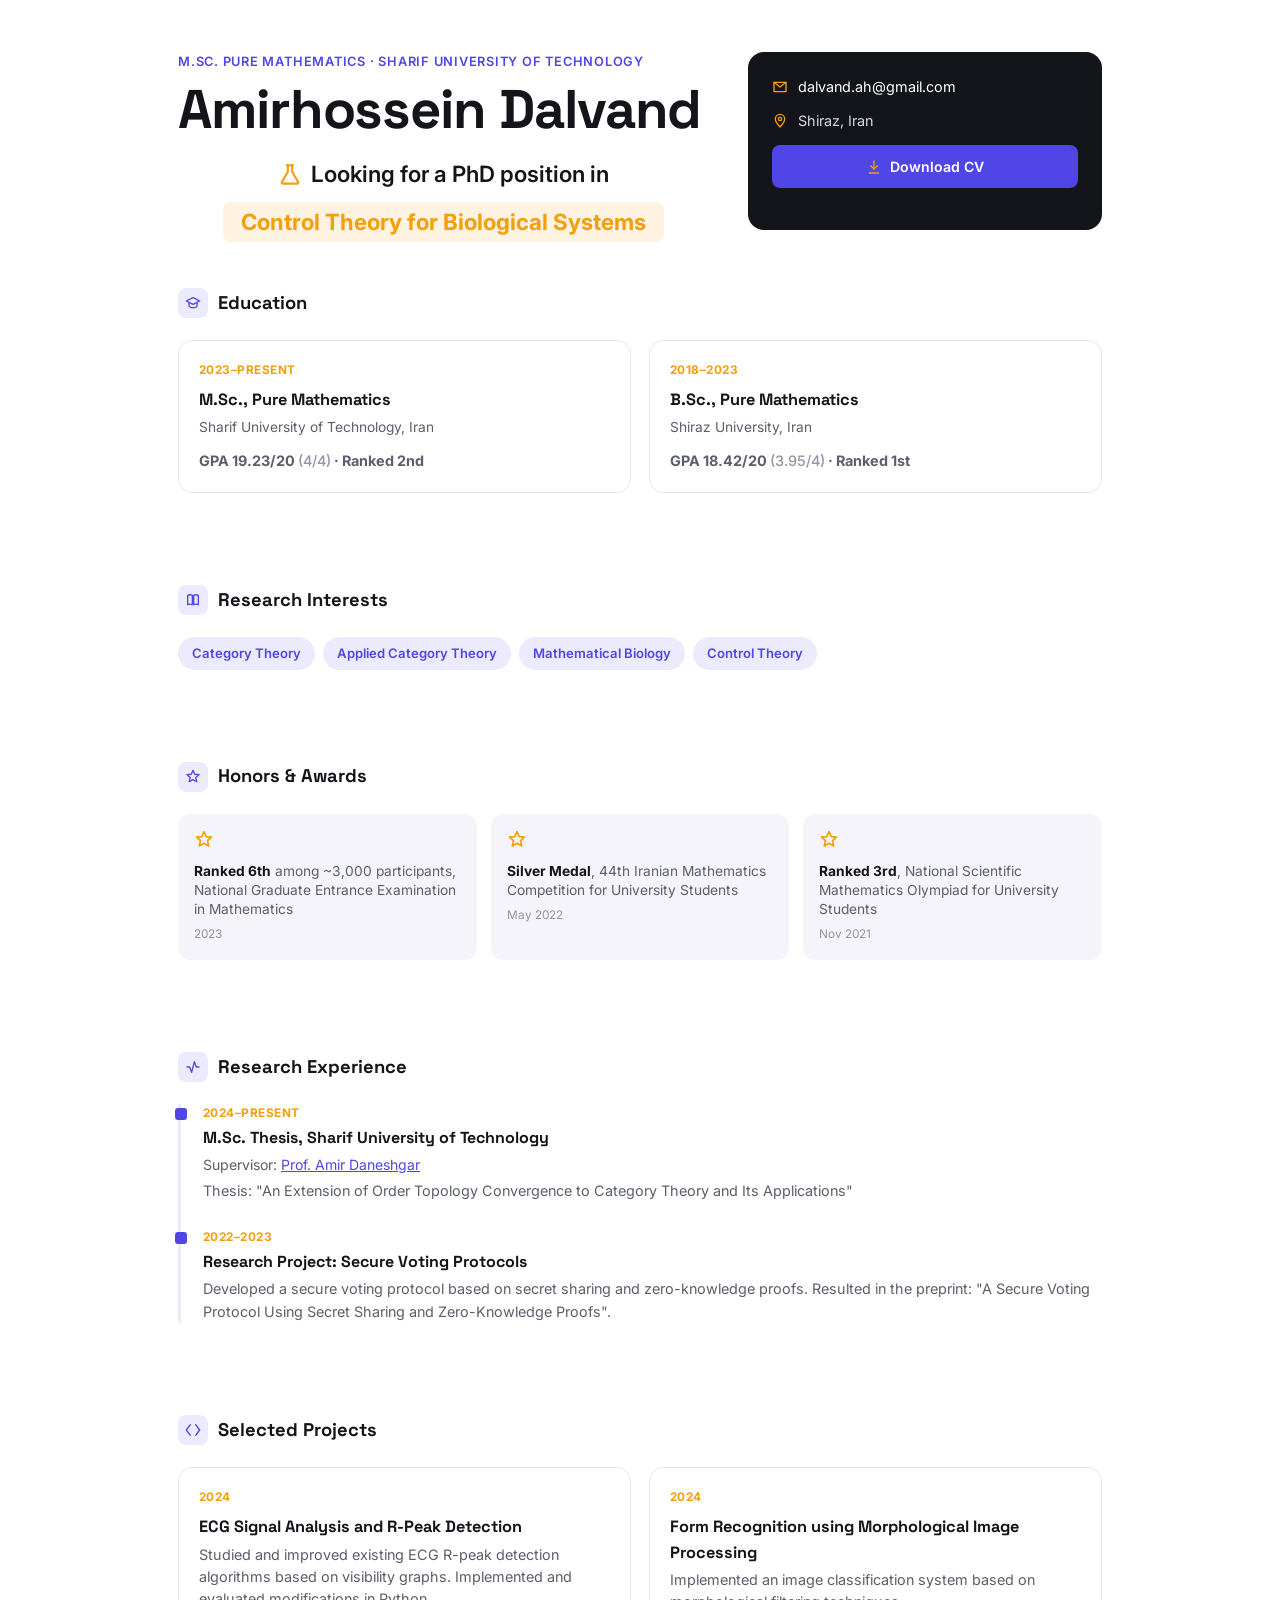
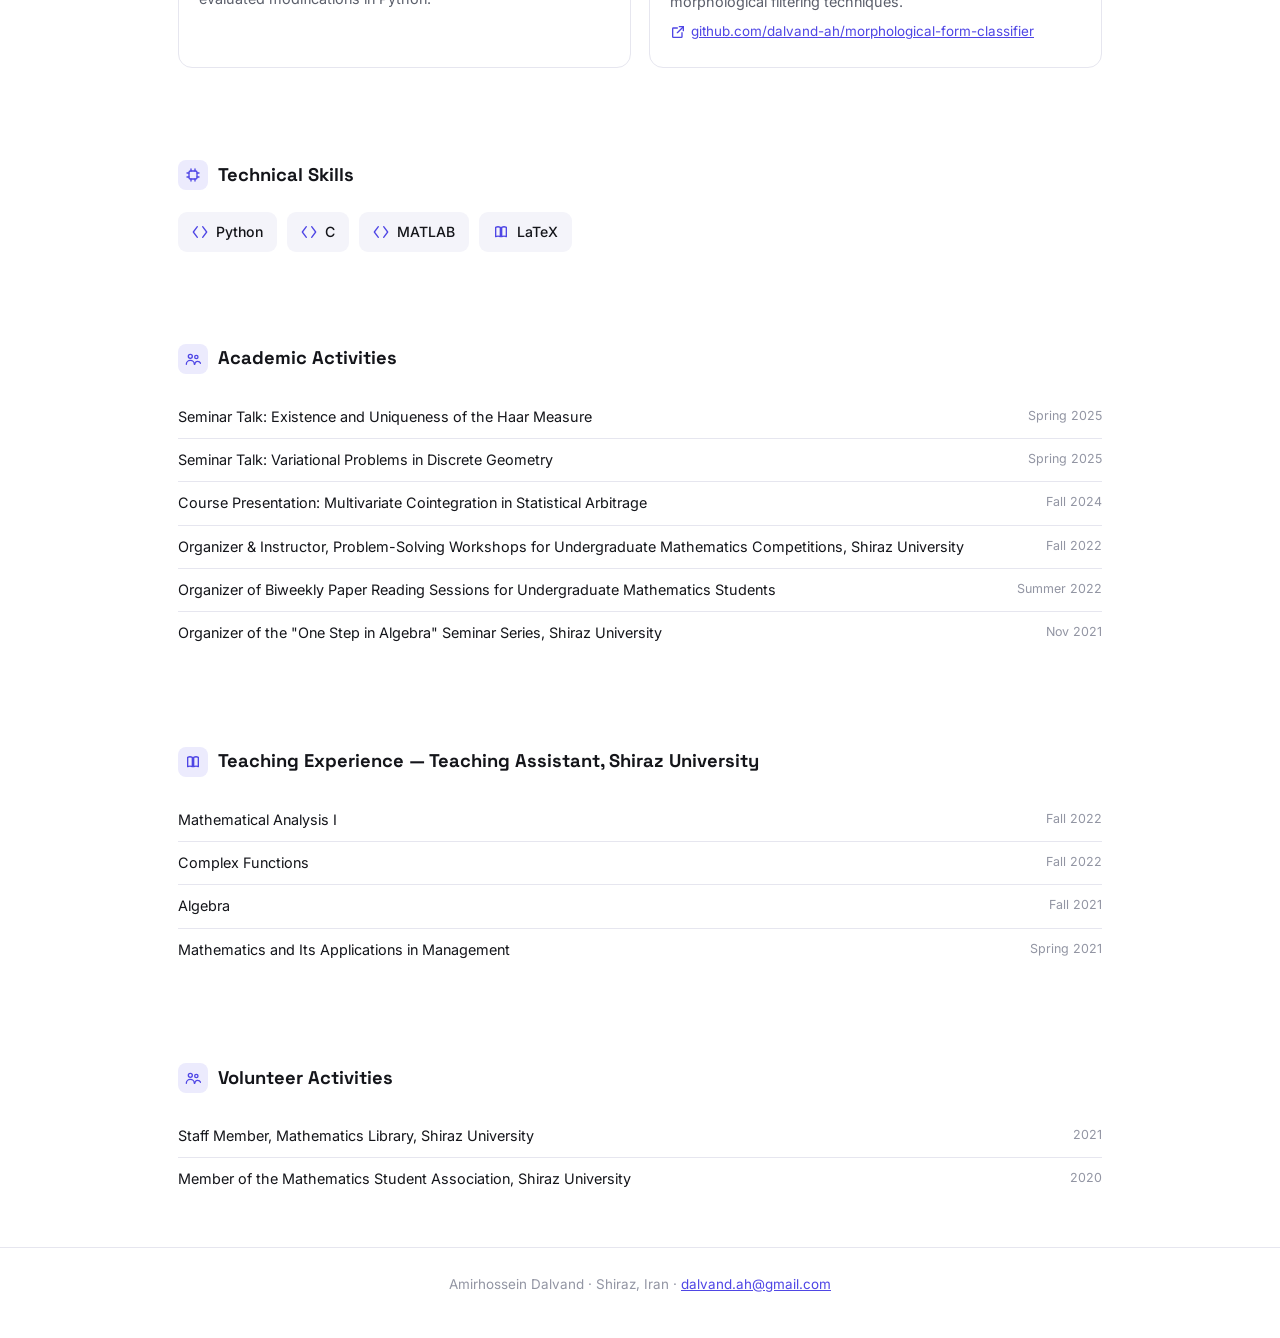
<file: index.html>
<!DOCTYPE html>
<html lang="en">
<head>
<meta charset="UTF-8">
<meta name="viewport" content="width=device-width, initial-scale=1.0">
<title>Amirhossein Dalvand</title>
<meta name="description" content="Amirhossein Dalvand — M.Sc. Pure Mathematics, Sharif University of Technology. Looking for a PhD position in Control Theory for Biological Systems.">
<link rel="stylesheet" href="style.css?v=4">
</head>
<body>

<svg style="display:none">
  <symbol id="ic-mail" viewBox="0 0 24 24"><path d="M3 5h18v14H3z"/><path d="M3 5l9 7 9-7"/></symbol>
  <symbol id="ic-pin" viewBox="0 0 24 24"><path d="M12 21s7-7.5 7-12a7 7 0 1 0-14 0c0 4.5 7 12 7 12z"/><circle cx="12" cy="9" r="2.5"/></symbol>
  <symbol id="ic-download" viewBox="0 0 24 24"><path d="M12 3v12"/><path d="M7 10l5 5 5-5"/><path d="M5 21h14"/></symbol>
  <symbol id="ic-flask" viewBox="0 0 24 24"><path d="M9 3h6"/><path d="M10 3v6l-5.5 9.5A1 1 0 0 0 5.4 20h13.2a1 1 0 0 0 .9-1.5L14 9V3"/></symbol>
  <symbol id="ic-cap" viewBox="0 0 24 24"><path d="M2 9l10-5 10 5-10 5-10-5z"/><path d="M6 11v5c0 1.5 3 3 6 3s6-1.5 6-3v-5"/></symbol>
  <symbol id="ic-award" viewBox="0 0 24 24"><path d="M12 2l2.6 5.9 6.4.6-4.8 4.3 1.4 6.3L12 16l-5.6 3.1 1.4-6.3-4.8-4.3 6.4-.6z"/></symbol>
  <symbol id="ic-book" viewBox="0 0 24 24"><path d="M4 5c2-1 5-1 7 0v14c-2-1-5-1-7 0z"/><path d="M20 5c-2-1-5-1-7 0v14c2-1 5-1 7 0z"/></symbol>
  <symbol id="ic-activity" viewBox="0 0 24 24"><path d="M3 12h4l3 8 4-16 3 8h4"/></symbol>
  <symbol id="ic-code" viewBox="0 0 24 24"><path d="M8 4L2 12l6 8"/><path d="M16 4l6 8-6 8"/></symbol>
  <symbol id="ic-cpu" viewBox="0 0 24 24"><rect x="6" y="6" width="12" height="12" rx="2"/><path d="M9 3v3M15 3v3M9 18v3M15 18v3M3 9h3M3 15h3M18 9h3M18 15h3"/></symbol>
  <symbol id="ic-users" viewBox="0 0 24 24"><circle cx="8" cy="8" r="3"/><path d="M2 20c0-3.5 3-6 6-6s6 2.5 6 6"/><circle cx="17" cy="9" r="2.5"/><path d="M14.5 20c.3-2.5 2-4.5 4.5-4.5 2 0 3.7 1.2 4.3 3"/></symbol>
  <symbol id="ic-help" viewBox="0 0 24 24"><circle cx="12" cy="12" r="9"/><path d="M9.3 9.2a2.7 2.7 0 1 1 3.8 2.4c-1 .4-1.6 1.1-1.6 2.3"/><path d="M12 17.2v.1"/></symbol>
  <symbol id="ic-ext" viewBox="0 0 24 24"><path d="M14 4h6v6"/><path d="M20 4l-9 9"/><path d="M18 13v6a1 1 0 0 1-1 1H5a1 1 0 0 1-1-1V7a1 1 0 0 1 1-1h6"/></symbol>
</svg>

<div class="hero">
  <div class="wrap hero-grid">
    <div class="hero-main">
      <div class="eyebrow">M.Sc. Pure Mathematics · Sharif University of Technology</div>
      <h1>Amirhossein Dalvand</h1>
      <p class="ask"><span class="ask-pre"><svg class="ic"><use href="#ic-flask"/></svg> Looking for a PhD position in</span><mark>Control Theory for Biological Systems</mark></p>
    </div>
    <div class="hero-card">
      <div class="card-row"><svg class="ic"><use href="#ic-mail"/></svg> <a href="mailto:dalvand.ah@gmail.com">dalvand.ah@gmail.com</a></div>
      <div class="card-row"><svg class="ic"><use href="#ic-pin"/></svg> Shiraz, Iran</div>
      <a class="cv-btn" href="Amirhossein_Dalvand_CV.pdf" target="_blank" rel="noopener"><svg class="ic"><use href="#ic-download"/></svg> Download CV</a>
    </div>
  </div>
</div>

<section id="education">
  <div class="wrap">
    <div class="sec-head"><span class="ic-badge"><svg class="ic"><use href="#ic-cap"/></svg></span><h2>Education</h2></div>
    <div class="grid-2">
      <div class="card">
        <div class="c-date">2023–Present</div>
        <h3>M.Sc., Pure Mathematics</h3>
        <div class="c-sub">Sharif University of Technology, Iran</div>
        <p class="gpa-line">GPA 19.23/20 <span class="soft">(4/4)</span> · Ranked 2nd</p>
      </div>
      <div class="card">
        <div class="c-date">2018–2023</div>
        <h3>B.Sc., Pure Mathematics</h3>
        <div class="c-sub">Shiraz University, Iran</div>
        <p class="gpa-line">GPA 18.42/20 <span class="soft">(3.95/4)</span> · Ranked 1st</p>
      </div>
    </div>
  </div>
</section>

<section id="interests">
  <div class="wrap">
    <div class="sec-head"><span class="ic-badge"><svg class="ic"><use href="#ic-book"/></svg></span><h2>Research Interests</h2></div>
    <div class="tag-line">
      <span class="tag2">Category Theory</span>
      <span class="tag2">Applied Category Theory</span>
      <span class="tag2">Mathematical Biology</span>
      <span class="tag2">Control Theory</span>
    </div>
  </div>
</section>

<section id="honors">
  <div class="wrap">
    <div class="sec-head"><span class="ic-badge"><svg class="ic"><use href="#ic-award"/></svg></span><h2>Honors &amp; Awards</h2></div>
    <div class="grid-3">
      <div class="badge-card">
        <svg class="ic"><use href="#ic-award"/></svg>
        <div class="b-title"><b>Ranked 6th</b> <span class="soft">among ~3,000 participants, National Graduate Entrance Examination in Mathematics</span></div>
        <div class="b-date">2023</div>
      </div>
      <div class="badge-card">
        <svg class="ic"><use href="#ic-award"/></svg>
        <div class="b-title"><b>Silver Medal</b><span class="soft">, 44th Iranian Mathematics Competition for University Students</span></div>
        <div class="b-date">May 2022</div>
      </div>
      <div class="badge-card">
        <svg class="ic"><use href="#ic-award"/></svg>
        <div class="b-title"><b>Ranked 3rd</b><span class="soft">, National Scientific Mathematics Olympiad for University Students</span></div>
        <div class="b-date">Nov 2021</div>
      </div>
    </div>
  </div>
</section>

<section id="research">
  <div class="wrap">
    <div class="sec-head"><span class="ic-badge"><svg class="ic"><use href="#ic-activity"/></svg></span><h2>Research Experience</h2></div>
    <div class="tl">
      <div class="tl-item">
        <div class="tl-date">2024–Present</div>
        <h3>M.Sc. Thesis, Sharif University of Technology</h3>
        <div class="meta">Supervisor: <a href="http://math.sharif.ir/faculties/daneshgar" target="_blank" rel="noopener">Prof. Amir Daneshgar</a></div>
        <p>Thesis: "An Extension of Order Topology Convergence to Category Theory and Its Applications"</p>
      </div>
      <div class="tl-item">
        <div class="tl-date">2022–2023</div>
        <h3>Research Project: Secure Voting Protocols</h3>
        <p>Developed a secure voting protocol based on secret sharing and zero-knowledge proofs. Resulted in the preprint: "A Secure Voting Protocol Using Secret Sharing and Zero-Knowledge Proofs".</p>
      </div>
    </div>
  </div>
</section>

<section id="projects">
  <div class="wrap">
    <div class="sec-head"><span class="ic-badge"><svg class="ic"><use href="#ic-code"/></svg></span><h2>Selected Projects</h2></div>
    <div class="grid-2">
      <div class="card">
        <div class="c-date">2024</div>
        <h3>ECG Signal Analysis and R-Peak Detection</h3>
        <p>Studied and improved existing ECG R-peak detection algorithms based on visibility graphs. Implemented and evaluated modifications in Python.</p>
      </div>
      <div class="card">
        <div class="c-date">2024</div>
        <h3>Form Recognition using Morphological Image Processing</h3>
        <p>Implemented an image classification system based on morphological filtering techniques.</p>
        <a class="gh" href="https://github.com/dalvand-ah/morphological-form-classifier" target="_blank" rel="noopener"><svg class="ic"><use href="#ic-ext"/></svg> github.com/dalvand-ah/morphological-form-classifier</a>
      </div>
    </div>
  </div>
</section>

<section id="skills">
  <div class="wrap">
    <div class="sec-head"><span class="ic-badge"><svg class="ic"><use href="#ic-cpu"/></svg></span><h2>Technical Skills</h2></div>
    <div class="skill-grid">
      <span class="skill-chip"><svg class="ic"><use href="#ic-code"/></svg> Python</span>
      <span class="skill-chip"><svg class="ic"><use href="#ic-code"/></svg> C</span>
      <span class="skill-chip"><svg class="ic"><use href="#ic-code"/></svg> MATLAB</span>
      <span class="skill-chip"><svg class="ic"><use href="#ic-book"/></svg> LaTeX</span>
    </div>
  </div>
</section>

<section id="academic">
  <div class="wrap">
    <div class="sec-head"><span class="ic-badge"><svg class="ic"><use href="#ic-users"/></svg></span><h2>Academic Activities</h2></div>
    <ul class="compact">
      <li><span>Seminar Talk: Existence and Uniqueness of the Haar Measure</span><span class="d">Spring 2025</span></li>
      <li><span>Seminar Talk: Variational Problems in Discrete Geometry</span><span class="d">Spring 2025</span></li>
      <li><span>Course Presentation: Multivariate Cointegration in Statistical Arbitrage</span><span class="d">Fall 2024</span></li>
      <li><span>Organizer &amp; Instructor, Problem-Solving Workshops for Undergraduate Mathematics Competitions, Shiraz University</span><span class="d">Fall 2022</span></li>
      <li><span>Organizer of Biweekly Paper Reading Sessions for Undergraduate Mathematics Students</span><span class="d">Summer 2022</span></li>
      <li><span>Organizer of the "One Step in Algebra" Seminar Series, Shiraz University</span><span class="d">Nov 2021</span></li>
    </ul>
  </div>
</section>

<section id="teaching">
  <div class="wrap">
    <div class="sec-head"><span class="ic-badge"><svg class="ic"><use href="#ic-book"/></svg></span><h2>Teaching Experience — Teaching Assistant, Shiraz University</h2></div>
    <ul class="compact">
      <li><span>Mathematical Analysis I</span><span class="d">Fall 2022</span></li>
      <li><span>Complex Functions</span><span class="d">Fall 2022</span></li>
      <li><span>Algebra</span><span class="d">Fall 2021</span></li>
      <li><span>Mathematics and Its Applications in Management</span><span class="d">Spring 2021</span></li>
    </ul>
  </div>
</section>

<section id="volunteer">
  <div class="wrap">
    <div class="sec-head"><span class="ic-badge"><svg class="ic"><use href="#ic-users"/></svg></span><h2>Volunteer Activities</h2></div>
    <ul class="compact">
      <li><span>Staff Member, Mathematics Library, Shiraz University</span><span class="d">2021</span></li>
      <li><span>Member of the Mathematics Student Association, Shiraz University</span><span class="d">2020</span></li>
    </ul>
  </div>
</section>

<!-- FAQ section temporarily disabled pending careful review — see conversation notes
<section id="faq">
  <div class="wrap">
    <div class="sec-head"><span class="ic-badge"><svg class="ic"><use href="#ic-help"/></svg></span><h2>A Few Things I'd Want You to Know</h2></div>
    <div class="faq-grid">
      <div class="faq-card">
        <div class="q"><svg class="ic"><use href="#ic-help"/></svg> Why Synthetic Biology?</div>
        <div class="a">It checks three boxes that matter to me at once: it's application-driven, it feels meaningful because it can directly improve people's lives, and it opens a career path outside academia. Most importantly, it's a field where I can actually watch a mathematical model turn into something real on the lab bench.</div>
      </div>
      <div class="faq-card">
        <div class="q"><svg class="ic"><use href="#ic-help"/></svg> How does Category Theory relate to Synthetic Biology?</div>
        <div class="a">Directly, it doesn't. But there's a conceptual resonance I find compelling: Category Theory cares less about objects themselves than about the relationships between them and how they compose. In the same way, a complex biological system can be studied through the relationships between its parts, from a control-theory perspective — a lens I find genuinely interesting. Still, I see moving into this new field as a real challenge rather than a continuation of my past work, and it's a challenge I've chosen deliberately.</div>
      </div>
      <div class="faq-card">
        <div class="q"><svg class="ic"><use href="#ic-help"/></svg> You have no wet-lab or biology background — how do you plan to bridge that gap?</div>
        <div class="a">I don't have formal wet-lab training, and I'm not pretending otherwise. What I bring is a strong quantitative background — mathematical modeling and hands-on programming, including work with real biological signal data in my ECG project. I plan to close the gap through foundational coursework and by treating the early part of a PhD as exactly where that bridge gets built: much of synthetic biology's computational and design side is contributed to by people who came from math, physics, or engineering rather than biology. The wet-lab side is something I'm genuinely eager to learn hands-on, not a barrier I'm hoping to avoid.</div>
      </div>
      <div class="faq-card">
        <div class="q"><svg class="ic"><use href="#ic-help"/></svg> What specific area within Synthetic Biology interests you most?</div>
        <div class="a">Honestly, it's a huge field, and I don't want to force a premature answer. I'm still in the process of exploring its sub-areas to find where my mathematical background can contribute the most.</div>
      </div>
    </div>
  </div>
</section>
-->

<footer>Amirhossein Dalvand · Shiraz, Iran · <a href="mailto:dalvand.ah@gmail.com">dalvand.ah@gmail.com</a></footer>

</body>
</html>
</file>
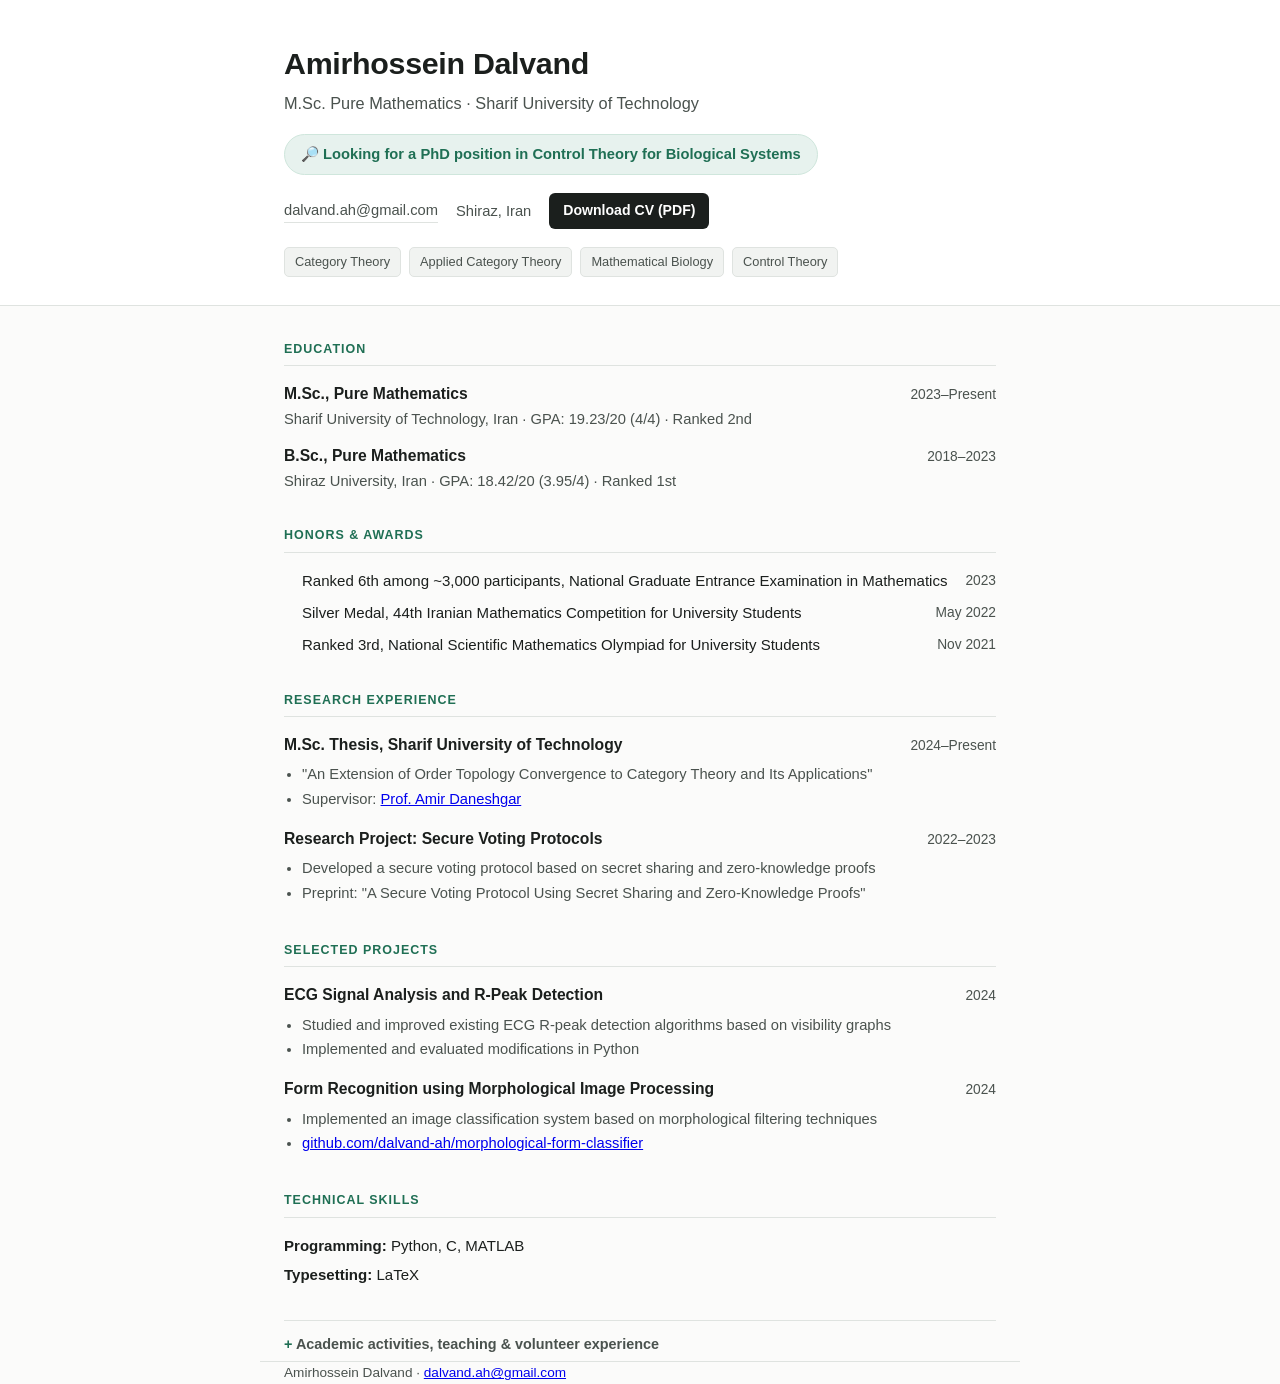
<file: formal/index.html>
<!DOCTYPE html>
<html lang="en">
<head>
<meta charset="UTF-8">
<meta name="viewport" content="width=device-width, initial-scale=1.0">
<title>Amirhossein Dalvand — CV</title>
<meta name="description" content="Amirhossein Dalvand — M.Sc. Pure Mathematics, Sharif University of Technology. Seeking a PhD position in Control Theory for Biological Systems.">
<link rel="stylesheet" href="style.css">
</head>
<body>

<header class="hero">
  <div class="wrap">
    <h1>Amirhossein Dalvand</h1>
    <p class="subtitle">M.Sc. Pure Mathematics · Sharif University of Technology</p>

    <div class="seeking">🔎 Looking for a PhD position in Control Theory for Biological Systems</div>

    <div class="contact-row">
      <a href="mailto:dalvand.ah@gmail.com">dalvand.ah@gmail.com</a>
      <span>Shiraz, Iran</span>
      <a class="btn-cv" href="Amirhossein_Dalvand_CV.pdf" target="_blank" rel="noopener">Download CV (PDF)</a>
    </div>

    <div class="tags">
      <span class="tag">Category Theory</span>
      <span class="tag">Applied Category Theory</span>
      <span class="tag">Mathematical Biology</span>
      <span class="tag">Control Theory</span>
    </div>
  </div>
</header>

<main class="wrap">

  <section id="education">
    <h2 class="section-title">Education</h2>
    <div class="entry">
      <div class="entry-main">
        <div class="entry-title">M.Sc., Pure Mathematics</div>
        <div class="entry-sub">Sharif University of Technology, Iran · GPA: 19.23/20 (4/4) · Ranked 2nd</div>
      </div>
      <div class="entry-date">2023–Present</div>
    </div>
    <div class="entry">
      <div class="entry-main">
        <div class="entry-title">B.Sc., Pure Mathematics</div>
        <div class="entry-sub">Shiraz University, Iran · GPA: 18.42/20 (3.95/4) · Ranked 1st</div>
      </div>
      <div class="entry-date">2018–2023</div>
    </div>
  </section>

  <section id="honors">
    <h2 class="section-title">Honors &amp; Awards</h2>
    <ul class="plain-list">
      <li><span class="li-text">Ranked 6th among ~3,000 participants, National Graduate Entrance Examination in Mathematics</span><span class="li-date">2023</span></li>
      <li><span class="li-text">Silver Medal, 44th Iranian Mathematics Competition for University Students</span><span class="li-date">May 2022</span></li>
      <li><span class="li-text">Ranked 3rd, National Scientific Mathematics Olympiad for University Students</span><span class="li-date">Nov 2021</span></li>
    </ul>
  </section>

  <section id="research">
    <h2 class="section-title">Research Experience</h2>

    <div class="entry">
      <div class="entry-main">
        <div class="entry-title">M.Sc. Thesis, Sharif University of Technology</div>
        <ul class="detail-list">
          <li>"An Extension of Order Topology Convergence to Category Theory and Its Applications"</li>
          <li>Supervisor: <a href="http://math.sharif.ir/faculties/daneshgar" target="_blank" rel="noopener">Prof. Amir Daneshgar</a></li>
        </ul>
      </div>
      <div class="entry-date">2024–Present</div>
    </div>

    <div class="entry">
      <div class="entry-main">
        <div class="entry-title">Research Project: Secure Voting Protocols</div>
        <ul class="detail-list">
          <li>Developed a secure voting protocol based on secret sharing and zero-knowledge proofs</li>
          <li>Preprint: "A Secure Voting Protocol Using Secret Sharing and Zero-Knowledge Proofs"</li>
        </ul>
      </div>
      <div class="entry-date">2022–2023</div>
    </div>
  </section>

  <section id="projects">
    <h2 class="section-title">Selected Projects</h2>
    <div class="entry">
      <div class="entry-main">
        <div class="entry-title">ECG Signal Analysis and R-Peak Detection</div>
        <ul class="detail-list">
          <li>Studied and improved existing ECG R-peak detection algorithms based on visibility graphs</li>
          <li>Implemented and evaluated modifications in Python</li>
        </ul>
      </div>
      <div class="entry-date">2024</div>
    </div>
    <div class="entry">
      <div class="entry-main">
        <div class="entry-title">Form Recognition using Morphological Image Processing</div>
        <ul class="detail-list">
          <li>Implemented an image classification system based on morphological filtering techniques</li>
          <li><a href="https://github.com/dalvand-ah/morphological-form-classifier" target="_blank" rel="noopener">github.com/dalvand-ah/morphological-form-classifier</a></li>
        </ul>
      </div>
      <div class="entry-date">2024</div>
    </div>
  </section>

  <section id="skills">
    <h2 class="section-title">Technical Skills</h2>
    <div class="skills-row"><b>Programming:</b> Python, C, MATLAB</div>
    <div class="skills-row"><b>Typesetting:</b> LaTeX</div>
  </section>

  <section id="more">
    <details class="more">
      <summary>Academic activities, teaching &amp; volunteer experience</summary>

      <div class="sub">
        <h2 class="section-title">Academic Activities</h2>
        <ul class="plain-list">
          <li><span class="li-text">Seminar Talk: Existence and Uniqueness of the Haar Measure</span><span class="li-date">Spring 2025</span></li>
          <li><span class="li-text">Seminar Talk: Variational Problems in Discrete Geometry</span><span class="li-date">Spring 2025</span></li>
          <li><span class="li-text">Course Presentation: Multivariate Cointegration in Statistical Arbitrage</span><span class="li-date">Fall 2024</span></li>
          <li><span class="li-text">Organizer &amp; Instructor, Problem-Solving Workshops for Undergraduate Mathematics Competitions, Shiraz University</span><span class="li-date">Fall 2022</span></li>
          <li><span class="li-text">Organizer of Biweekly Paper Reading Sessions for Undergraduate Mathematics Students</span><span class="li-date">Summer 2022</span></li>
          <li><span class="li-text">Organizer of the "One Step in Algebra" Seminar Series, Shiraz University</span><span class="li-date">Nov 2021</span></li>
        </ul>
      </div>

      <div class="sub">
        <h2 class="section-title">Teaching Experience (Teaching Assistant, Shiraz University)</h2>
        <ul class="plain-list">
          <li><span class="li-text">Mathematical Analysis I</span><span class="li-date">Fall 2022</span></li>
          <li><span class="li-text">Complex Functions</span><span class="li-date">Fall 2022</span></li>
          <li><span class="li-text">Algebra</span><span class="li-date">Fall 2021</span></li>
          <li><span class="li-text">Mathematics and Its Applications in Management</span><span class="li-date">Spring 2021</span></li>
        </ul>
      </div>

      <div class="sub">
        <h2 class="section-title">Volunteer Activities</h2>
        <ul class="plain-list">
          <li><span class="li-text">Staff Member, Mathematics Library, Shiraz University</span><span class="li-date">2021</span></li>
          <li><span class="li-text">Member of the Mathematics Student Association, Shiraz University</span><span class="li-date">2020</span></li>
        </ul>
      </div>
    </details>
  </section>

  <!-- FAQ section temporarily disabled pending careful review — see conversation notes
  <section id="faq">
    <h2 class="section-title">A Few Questions You Might Have</h2>

    <div class="faq-item">
      <button class="faq-q"><span>Why Synthetic Biology?</span><span class="plus">+</span></button>
      <div class="faq-a">
        <p>It checks three boxes that matter to me at once: it's application-driven, it feels meaningful because it can directly improve people's lives, and it opens a career path outside academia. Most importantly, it's a field where I can actually watch a mathematical model turn into something real on the lab bench.</p>
      </div>
    </div>

    <div class="faq-item">
      <button class="faq-q"><span>How does Category Theory relate to Synthetic Biology?</span><span class="plus">+</span></button>
      <div class="faq-a">
        <p>Directly, it doesn't. But there's a conceptual resonance I find compelling: Category Theory cares less about objects themselves than about the relationships between them and how they compose. In the same way, a complex biological system can be studied through the relationships between its parts, from a control-theory perspective — a lens I find genuinely interesting. Still, I see moving into this new field as a real challenge rather than a continuation of my past work, and it's a challenge I've chosen deliberately.</p>
      </div>
    </div>

    <div class="faq-item">
      <button class="faq-q"><span>You have no wet-lab or biology background — how do you plan to bridge that gap?</span><span class="plus">+</span></button>
      <div class="faq-a">
        <p>I don't have formal wet-lab training, and I'm not pretending otherwise. What I bring is a strong quantitative background — mathematical modeling and hands-on programming, including work with real biological signal data in my ECG project. I plan to close the gap through foundational coursework and by treating the early part of a PhD as exactly where that bridge gets built: much of synthetic biology's computational and design side is contributed to by people who came from math, physics, or engineering rather than biology. The wet-lab side is something I'm genuinely eager to learn hands-on, not a barrier I'm hoping to avoid.</p>
      </div>
    </div>

    <div class="faq-item">
      <button class="faq-q"><span>What specific area within Synthetic Biology interests you most?</span><span class="plus">+</span></button>
      <div class="faq-a">
        <p>Honestly, it's a huge field, and I don't want to force a premature answer. I'm still in the process of exploring its sub-areas to find where my mathematical background can contribute the most.</p>
      </div>
    </div>
  </section>
  -->

</main>

<footer class="wrap">
  <span>Amirhossein Dalvand · <a href="mailto:dalvand.ah@gmail.com">dalvand.ah@gmail.com</a></span>
</footer>

<script src="script.js"></script>
</body>
</html>
</file>
<file: style.css>
@import url('https://fonts.googleapis.com/css2?family=Space+Grotesk:wght@500;600;700&family=Inter:wght@400;500;600;700&display=swap');

:root {
  --ink: #14151a;
  --ink-soft: #5b5f6b;
  --ink-faint: #9295a3;
  --bg: #ffffff;
  --surface: #f4f4fa;
  --line: #e6e6ef;
  --accent: #4f46e5;
  --accent-soft: #ecebfd;
  --accent2: #f59e0b;
  --accent2-soft: #fef3e0;
  --max-w: 980px;
}

* { box-sizing: border-box; }

body {
  margin: 0;
  background: var(--bg);
  color: var(--ink);
  font-family: 'Inter', -apple-system, BlinkMacSystemFont, "Segoe UI", sans-serif;
  line-height: 1.55;
  font-size: 15.5px;
}

h1, h2, h3, .disp { font-family: 'Space Grotesk', 'Inter', sans-serif; }

svg.ic { width: 16px; height: 16px; stroke: currentColor; fill: none; stroke-width: 2; stroke-linecap: round; stroke-linejoin: round; flex-shrink: 0; vertical-align: -3px; }

a { color: var(--accent); }

.wrap { max-width: var(--max-w); margin: 0 auto; padding: 0 28px; }

/* ---------- Hero ---------- */

.hero { padding: 52px 0 0; }

.hero-grid {
  display: grid;
  grid-template-columns: 1.5fr 1fr;
  gap: 40px;
  align-items: start;
}

.eyebrow {
  font-size: 0.8rem;
  font-weight: 600;
  color: var(--accent);
  text-transform: uppercase;
  letter-spacing: 0.06em;
  margin-bottom: 10px;
}

.hero-main h1 {
  font-size: clamp(2.4rem, 5vw, 3.4rem);
  font-weight: 700;
  line-height: 1.02;
  margin: 0 0 20px;
  letter-spacing: -0.02em;
}

.ask {
  margin: 0;
  text-align: center;
}

.ask-pre {
  display: flex;
  align-items: center;
  justify-content: center;
  gap: 8px;
  font-size: clamp(1.05rem, 3.4vw, 1.4rem);
  font-weight: 600;
  margin-bottom: 10px;
}

.ask mark {
  display: inline-block;
  background: var(--accent2-soft);
  color: var(--accent2);
  padding: 6px 18px;
  border-radius: 8px;
  font-size: clamp(1.05rem, 3.4vw, 1.4rem);
  font-weight: 700;
  line-height: 1.25;
}

.ask svg.ic { width: 26px; height: 26px; color: var(--accent2); }

.hero-card {
  background: var(--ink);
  color: #fff;
  border-radius: 16px;
  padding: 24px;
}

.hero-card .card-row {
  display: flex;
  align-items: center;
  gap: 10px;
  font-size: 0.9rem;
  margin-bottom: 12px;
  color: #d8d9e2;
}

.hero-card .card-row a { color: #fff; text-decoration: none; }
.hero-card svg.ic { color: var(--accent2); }

.cv-btn {
  display: flex;
  align-items: center;
  justify-content: center;
  gap: 8px;
  background: var(--accent);
  color: #fff !important;
  text-decoration: none;
  padding: 11px 0;
  border-radius: 8px;
  font-weight: 600;
  font-size: 0.88rem;
  margin: 6px 0 18px;
}

.hero-card .tag-row {
  display: flex;
  flex-wrap: wrap;
  gap: 6px;
}

.hero-card .tag {
  font-size: 0.72rem;
  background: rgba(255,255,255,0.1);
  color: #d8d9e2;
  padding: 4px 10px;
  border-radius: 100px;
}

@media (max-width: 760px) {
  .hero-grid { grid-template-columns: 1fr; }
}

/* ---------- Section shell ---------- */

section { padding: 46px 0; }

.sec-head {
  display: flex;
  align-items: center;
  gap: 10px;
  margin-bottom: 22px;
}

.sec-head .ic-badge {
  width: 30px; height: 30px;
  border-radius: 8px;
  background: var(--accent-soft);
  color: var(--accent);
  display: flex;
  align-items: center;
  justify-content: center;
  flex-shrink: 0;
}

.sec-head h2 { font-size: 1.15rem; font-weight: 700; margin: 0; }

/* ---------- Grid cards (education / projects) ---------- */

.grid-2 { display: grid; grid-template-columns: 1fr 1fr; gap: 18px; }

@media (max-width: 700px) { .grid-2 { grid-template-columns: 1fr; } }

.card {
  border: 1px solid var(--line);
  border-radius: 14px;
  padding: 20px;
}

.card .c-date { color: var(--accent2); font-size: 0.74rem; font-weight: 700; text-transform: uppercase; letter-spacing: 0.04em; margin-bottom: 8px; }
.card h3 { font-size: 1.02rem; margin: 0 0 4px; }
.card .c-sub { color: var(--ink-soft); font-size: 0.86rem; margin-bottom: 12px; }

.gpa-line {
  margin: 0;
  font-weight: 700;
  color: var(--accent);
  font-size: 0.95rem;
}

.gpa-line .soft { font-weight: 500; color: var(--ink-faint); }

.stat-pair { display: flex; gap: 24px; }
.stat-pair .num { font-size: 1.4rem; font-weight: 700; color: var(--accent); font-family: 'Space Grotesk', sans-serif; }
.stat-pair .lbl { font-size: 0.72rem; color: var(--ink-faint); }

.card p { margin: 0; color: var(--ink-soft); font-size: 0.9rem; }
.card a.gh { font-size: 0.84rem; display: inline-flex; align-items: center; gap: 5px; margin-top: 8px; }

/* ---------- Honors grid (badges) ---------- */

.grid-3 { display: grid; grid-template-columns: repeat(3, 1fr); gap: 14px; }
@media (max-width: 760px) { .grid-3 { grid-template-columns: 1fr; } }

.badge-card {
  background: var(--surface);
  border-radius: 12px;
  padding: 16px;
}

.badge-card svg.ic { color: var(--accent2); width: 20px; height: 20px; margin-bottom: 8px; }
.badge-card .b-title { font-size: 0.86rem; font-weight: 400; color: var(--ink-soft); margin-bottom: 6px; line-height: 1.4; }
.badge-card .b-title b { font-weight: 700; color: var(--ink); }
.badge-card .b-title .soft { color: var(--ink-soft); }
.badge-card .b-date { font-size: 0.74rem; color: var(--ink-faint); }

/* ---------- Interests row ---------- */

.tag-line { display: flex; flex-wrap: wrap; gap: 8px; }
.tag-line .tag2 {
  font-size: 0.82rem;
  font-weight: 600;
  color: var(--accent);
  background: var(--accent-soft);
  padding: 6px 14px;
  border-radius: 100px;
}

/* ---------- Timeline (research experience) ---------- */

.tl { border-left: 3px solid var(--accent-soft); padding-left: 22px; }
.tl-item { position: relative; margin-bottom: 26px; }
.tl-item:last-child { margin-bottom: 0; }
.tl-item:before {
  content: "";
  position: absolute;
  left: -28px; top: 4px;
  width: 12px; height: 12px;
  border-radius: 3px;
  background: var(--accent);
}
.tl-date { font-size: 0.74rem; font-weight: 700; color: var(--accent2); text-transform: uppercase; letter-spacing: 0.04em; margin-bottom: 4px; }
.tl-item h3 { font-size: 1rem; margin: 0 0 3px; }
.tl-item .meta { color: var(--ink-soft); font-size: 0.88rem; margin-bottom: 4px; }
.tl-item p { margin: 0; color: var(--ink-soft); font-size: 0.9rem; }

/* ---------- Skills ---------- */

.skill-grid { display: flex; flex-wrap: wrap; gap: 10px; }
.skill-chip {
  display: flex; align-items: center; gap: 8px;
  background: var(--surface);
  padding: 9px 14px;
  border-radius: 9px;
  font-size: 0.88rem;
  font-weight: 500;
}
.skill-chip svg.ic { color: var(--accent); }

/* ---------- Simple compact lists (academic / teaching / volunteer) ---------- */

ul.compact { list-style: none; margin: 0; padding: 0; }
ul.compact li {
  display: flex;
  justify-content: space-between;
  gap: 14px;
  padding: 10px 0;
  border-bottom: 1px solid var(--line);
  font-size: 0.9rem;
}
ul.compact li:last-child { border-bottom: none; }
ul.compact .d { color: var(--ink-faint); font-size: 0.78rem; white-space: nowrap; }

/* ---------- FAQ (static, no accordion) ---------- */

.faq-grid { display: grid; grid-template-columns: 1fr 1fr; gap: 16px; }
@media (max-width: 760px) { .faq-grid { grid-template-columns: 1fr; } }

.faq-card {
  background: var(--surface);
  border-radius: 14px;
  padding: 20px;
}

.faq-card .q {
  display: flex;
  align-items: flex-start;
  gap: 8px;
  font-weight: 700;
  font-size: 0.94rem;
  margin-bottom: 8px;
}

.faq-card .q svg.ic { color: var(--accent); margin-top: 2px; }
.faq-card .a { color: var(--ink-soft); font-size: 0.87rem; }

/* ---------- Footer ---------- */

footer {
  border-top: 1px solid var(--line);
  padding: 26px 0 44px;
  color: var(--ink-faint);
  font-size: 0.84rem;
  text-align: center;
}
</file>
<file: formal/style.css>
:root {
  --ink: #1b1f1d;
  --ink-soft: #4a524e;
  --line: #dfe3e0;
  --bg: #fbfbfa;
  --panel: #ffffff;
  --accent: #1f6f54;
  --accent-soft: #e7f2ee;
  --max-w: 760px;
}

* { box-sizing: border-box; }

html { scroll-behavior: smooth; }

body {
  margin: 0;
  background: var(--bg);
  color: var(--ink);
  font-family: -apple-system, BlinkMacSystemFont, "Segoe UI", Roboto, Helvetica, Arial, sans-serif;
  line-height: 1.55;
  font-size: 16px;
}

.wrap {
  max-width: var(--max-w);
  margin: 0 auto;
  padding: 0 24px;
}

/* ---------- Hero ---------- */

header.hero {
  background: var(--panel);
  border-bottom: 1px solid var(--line);
  padding: 40px 0 28px;
}

header.hero h1 {
  margin: 0 0 4px;
  font-size: 1.9rem;
  font-weight: 700;
  letter-spacing: -0.01em;
}

.subtitle {
  margin: 0 0 18px;
  color: var(--ink-soft);
  font-size: 1.02rem;
}

.seeking {
  display: inline-flex;
  align-items: center;
  gap: 8px;
  background: var(--accent-soft);
  color: var(--accent);
  border: 1px solid #cfe6dc;
  border-radius: 999px;
  padding: 8px 16px;
  font-size: 0.92rem;
  font-weight: 600;
  margin-bottom: 18px;
}

.contact-row {
  display: flex;
  flex-wrap: wrap;
  gap: 8px 18px;
  align-items: center;
  font-size: 0.92rem;
  color: var(--ink-soft);
}

.contact-row a {
  color: var(--ink-soft);
  text-decoration: none;
  border-bottom: 1px solid var(--line);
}

.contact-row a:hover { color: var(--accent); border-color: var(--accent); }

.btn-cv {
  display: inline-block;
  background: var(--ink);
  color: #fff !important;
  border: none !important;
  border-radius: 6px;
  padding: 7px 14px;
  font-weight: 600;
  font-size: 0.88rem;
}

.btn-cv:hover { background: var(--accent); }

.tags {
  margin-top: 18px;
  display: flex;
  flex-wrap: wrap;
  gap: 8px;
}

.tag {
  font-size: 0.8rem;
  color: var(--ink-soft);
  background: #f1f3f1;
  border: 1px solid var(--line);
  border-radius: 5px;
  padding: 4px 10px;
}

/* ---------- Sections ---------- */

main { padding: 8px 0 40px; }

section { margin-top: 34px; }

h2.section-title {
  font-size: 0.78rem;
  text-transform: uppercase;
  letter-spacing: 0.08em;
  color: var(--accent);
  border-bottom: 1px solid var(--line);
  padding-bottom: 6px;
  margin: 0 0 16px;
  font-weight: 700;
}

.entry {
  display: flex;
  justify-content: space-between;
  gap: 16px;
  margin-bottom: 14px;
}

.entry:last-child { margin-bottom: 0; }

.entry-main { flex: 1; }

.entry-title {
  font-weight: 600;
  font-size: 0.98rem;
}

.entry-sub {
  color: var(--ink-soft);
  font-size: 0.92rem;
  margin-top: 1px;
}

.entry-date {
  color: var(--ink-soft);
  font-size: 0.86rem;
  white-space: nowrap;
  padding-top: 2px;
}

ul.detail-list {
  margin: 6px 0 0;
  padding-left: 18px;
  font-size: 0.92rem;
  color: var(--ink-soft);
}

ul.detail-list li { margin-bottom: 2px; }

ul.plain-list {
  margin: 0;
  padding-left: 18px;
  font-size: 0.94rem;
}

ul.plain-list li {
  margin-bottom: 9px;
  display: flex;
  justify-content: space-between;
  gap: 12px;
}

ul.plain-list li:last-child { margin-bottom: 0; }

.li-text { flex: 1; }

.li-date {
  color: var(--ink-soft);
  font-size: 0.86rem;
  white-space: nowrap;
  padding-top: 1px;
}

.skills-row { font-size: 0.94rem; margin-bottom: 6px; }
.skills-row:last-child { margin-bottom: 0; }
.skills-row b { font-weight: 600; }

/* ---------- More / disclosure ---------- */

details.more {
  border-top: 1px solid var(--line);
  padding-top: 6px;
}

details.more > summary {
  cursor: pointer;
  list-style: none;
  font-size: 0.9rem;
  color: var(--ink-soft);
  padding: 6px 0;
  font-weight: 600;
  user-select: none;
}

details.more > summary::-webkit-details-marker { display: none; }

details.more > summary:before {
  content: "+ ";
  color: var(--accent);
}

details.more[open] > summary:before {
  content: "\2212 ";
}

details.more .sub { margin-top: 18px; }

/* ---------- FAQ ---------- */

.faq-item {
  border-bottom: 1px solid var(--line);
}

.faq-item:first-child { border-top: 1px solid var(--line); }

.faq-q {
  width: 100%;
  text-align: left;
  background: none;
  border: none;
  padding: 14px 0;
  font-size: 0.96rem;
  font-weight: 600;
  color: var(--ink);
  cursor: pointer;
  display: flex;
  justify-content: space-between;
  align-items: center;
  gap: 12px;
  font-family: inherit;
}

.faq-q .plus {
  color: var(--accent);
  font-weight: 700;
  font-size: 1.1rem;
  flex-shrink: 0;
}

.faq-a {
  max-height: 0;
  overflow: hidden;
  transition: max-height 0.25s ease;
  font-size: 0.92rem;
  color: var(--ink-soft);
}

.faq-a p { margin: 0 0 14px; padding-right: 4px; }

.faq-item.open .faq-a { max-height: 400px; }

.faq-item.open .faq-q .plus { transform: rotate(45deg); }

/* ---------- Footer ---------- */

footer {
  border-top: 1px solid var(--line);
  padding: 22px 0 40px;
  color: var(--ink-soft);
  font-size: 0.85rem;
}

@media (max-width: 520px) {
  header.hero { padding: 28px 0 22px; }
  header.hero h1 { font-size: 1.5rem; }
  .entry, ul.plain-list li { flex-direction: column; gap: 2px; }
  .entry-date, .li-date { padding-top: 0; }
}

@media print {
  .seeking, .btn-cv, details.more > summary { display: none; }
  details.more { display: block; }
  body { font-size: 12px; }
}
</file>
